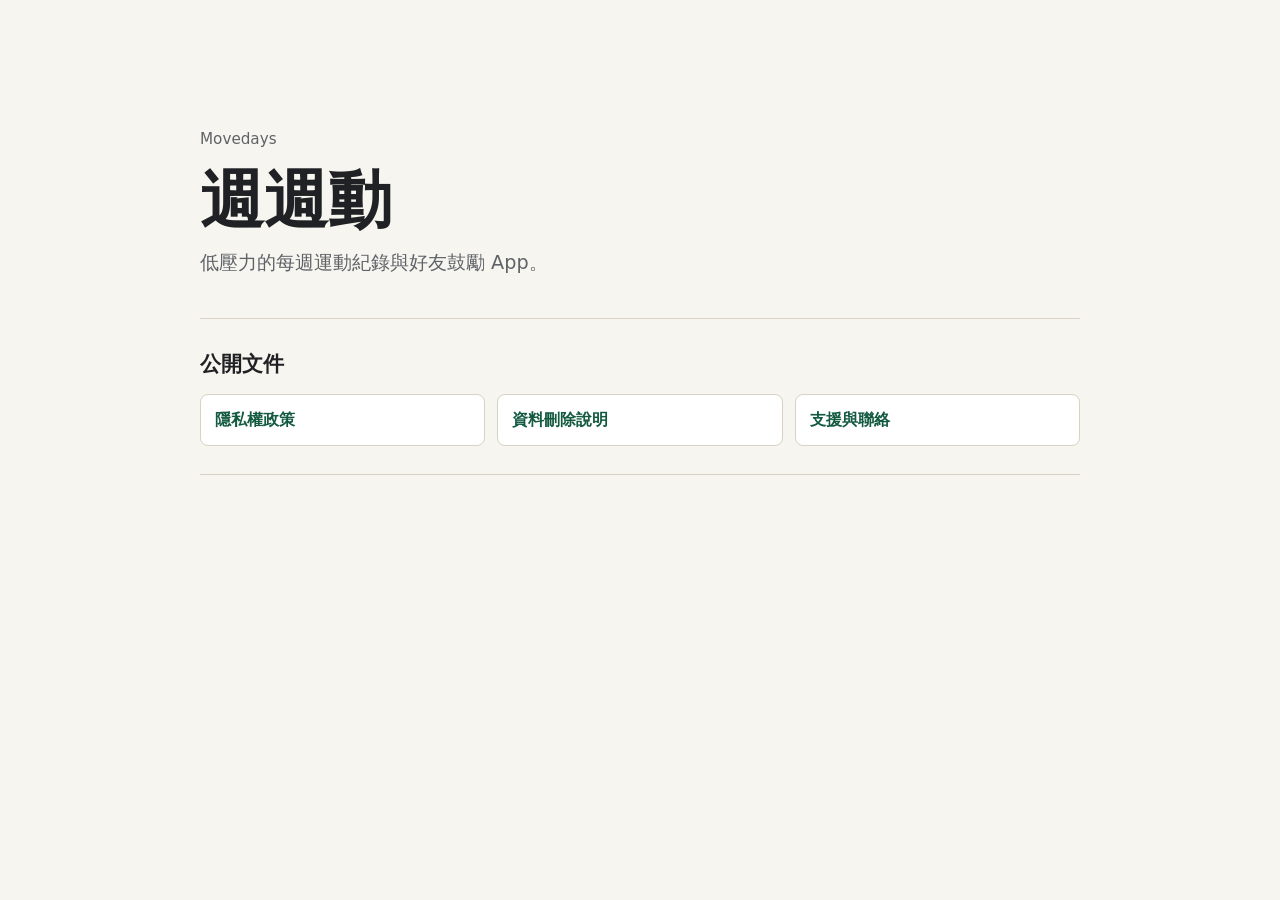
<file: index.html>
<!doctype html>
<html lang="zh-Hant">
  <head>
    <meta charset="utf-8">
    <meta name="viewport" content="width=device-width, initial-scale=1">
    <title>週週動 Movedays</title>
    <link rel="stylesheet" href="styles.css">
  </head>
  <body>
    <main class="page">
      <section class="hero">
        <p class="eyebrow">Movedays</p>
        <h1>週週動</h1>
        <p class="lead">低壓力的每週運動紀錄與好友鼓勵 App。</p>
      </section>

      <section class="section">
        <h2>公開文件</h2>
        <nav class="links" aria-label="Movedays public documents">
          <a href="privacy-policy.html">隱私權政策</a>
          <a href="data-deletion.html">資料刪除說明</a>
          <a href="support.html">支援與聯絡</a>
        </nav>
      </section>
    </main>
  </body>
</html>
</file>
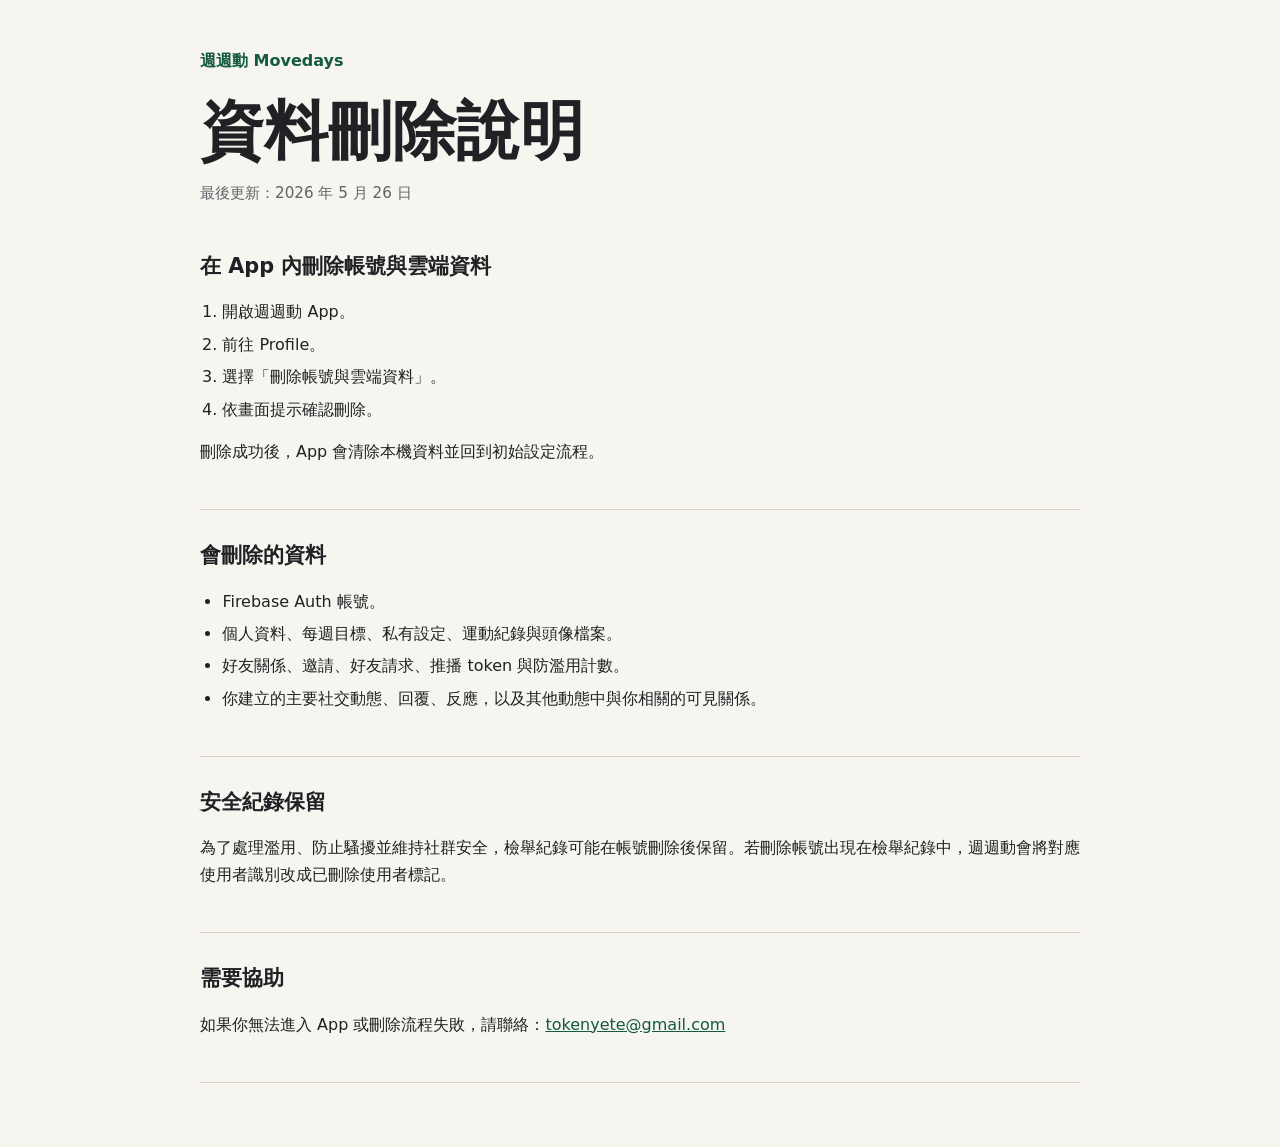
<file: data-deletion.html>
<!doctype html>
<html lang="zh-Hant">
  <head>
    <meta charset="utf-8">
    <meta name="viewport" content="width=device-width, initial-scale=1">
    <title>週週動 Movedays 資料刪除說明</title>
    <link rel="stylesheet" href="styles.css">
  </head>
  <body>
    <main class="page">
      <a class="back-link" href="index.html">週週動 Movedays</a>
      <h1>資料刪除說明</h1>
      <p class="meta">最後更新：2026 年 5 月 26 日</p>

      <section class="section">
        <h2>在 App 內刪除帳號與雲端資料</h2>
        <ol>
          <li>開啟週週動 App。</li>
          <li>前往 Profile。</li>
          <li>選擇「刪除帳號與雲端資料」。</li>
          <li>依畫面提示確認刪除。</li>
        </ol>
        <p>刪除成功後，App 會清除本機資料並回到初始設定流程。</p>
      </section>

      <section class="section">
        <h2>會刪除的資料</h2>
        <ul>
          <li>Firebase Auth 帳號。</li>
          <li>個人資料、每週目標、私有設定、運動紀錄與頭像檔案。</li>
          <li>好友關係、邀請、好友請求、推播 token 與防濫用計數。</li>
          <li>你建立的主要社交動態、回覆、反應，以及其他動態中與你相關的可見關係。</li>
        </ul>
      </section>

      <section class="section">
        <h2>安全紀錄保留</h2>
        <p>為了處理濫用、防止騷擾並維持社群安全，檢舉紀錄可能在帳號刪除後保留。若刪除帳號出現在檢舉紀錄中，週週動會將對應使用者識別改成已刪除使用者標記。</p>
      </section>

      <section class="section">
        <h2>需要協助</h2>
        <p>如果你無法進入 App 或刪除流程失敗，請聯絡：<a href="mailto:tokenyete@gmail.com">tokenyete@gmail.com</a></p>
      </section>
    </main>
  </body>
</html>
</file>
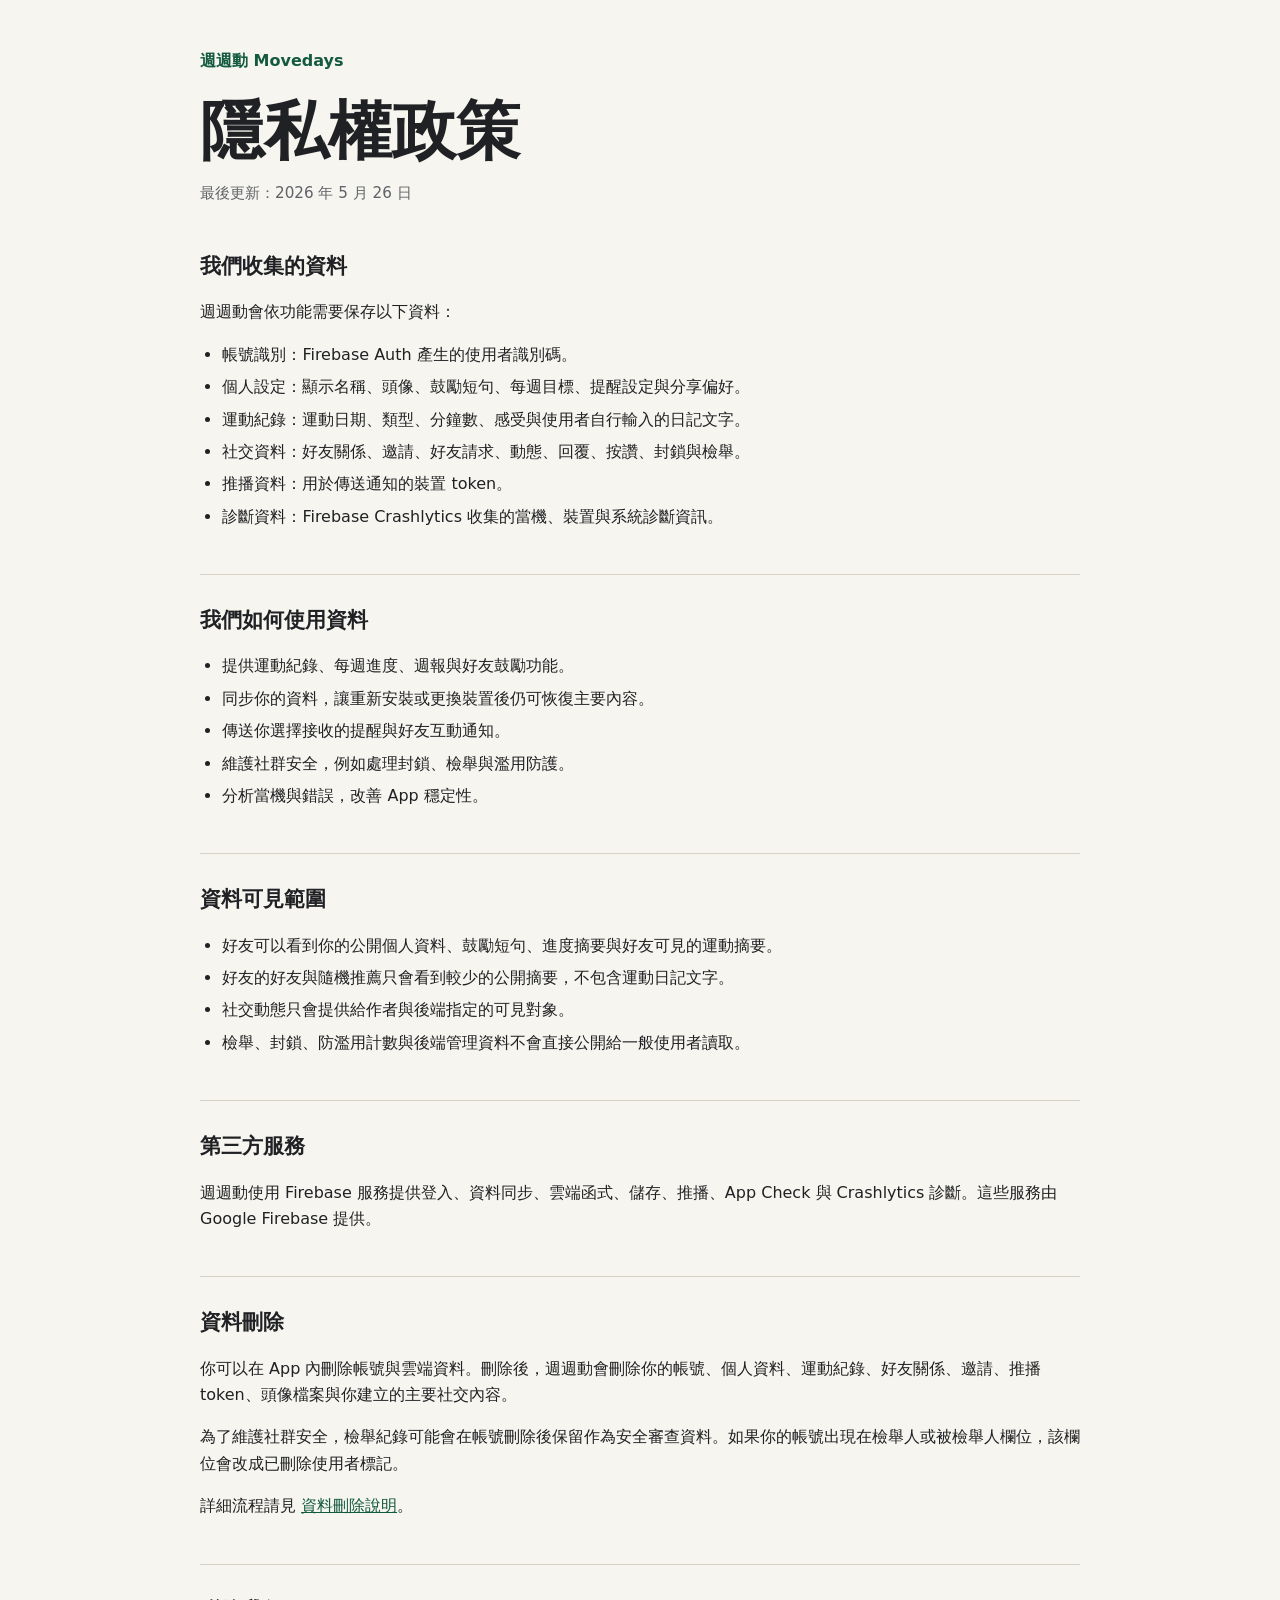
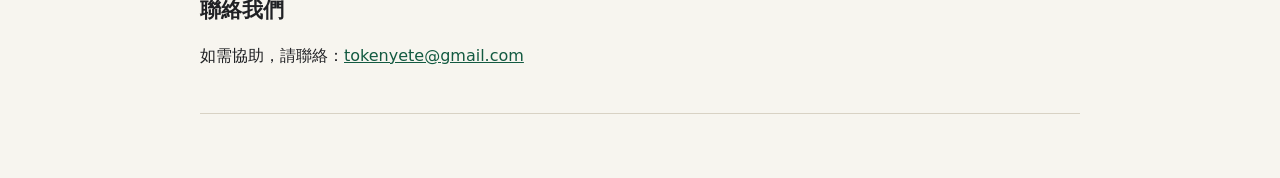
<file: privacy-policy.html>
<!doctype html>
<html lang="zh-Hant">
  <head>
    <meta charset="utf-8">
    <meta name="viewport" content="width=device-width, initial-scale=1">
    <title>週週動 Movedays 隱私權政策</title>
    <link rel="stylesheet" href="styles.css">
  </head>
  <body>
    <main class="page">
      <a class="back-link" href="index.html">週週動 Movedays</a>
      <h1>隱私權政策</h1>
      <p class="meta">最後更新：2026 年 5 月 26 日</p>

      <section class="section">
        <h2>我們收集的資料</h2>
        <p>週週動會依功能需要保存以下資料：</p>
        <ul>
          <li>帳號識別：Firebase Auth 產生的使用者識別碼。</li>
          <li>個人設定：顯示名稱、頭像、鼓勵短句、每週目標、提醒設定與分享偏好。</li>
          <li>運動紀錄：運動日期、類型、分鐘數、感受與使用者自行輸入的日記文字。</li>
          <li>社交資料：好友關係、邀請、好友請求、動態、回覆、按讚、封鎖與檢舉。</li>
          <li>推播資料：用於傳送通知的裝置 token。</li>
          <li>診斷資料：Firebase Crashlytics 收集的當機、裝置與系統診斷資訊。</li>
        </ul>
      </section>

      <section class="section">
        <h2>我們如何使用資料</h2>
        <ul>
          <li>提供運動紀錄、每週進度、週報與好友鼓勵功能。</li>
          <li>同步你的資料，讓重新安裝或更換裝置後仍可恢復主要內容。</li>
          <li>傳送你選擇接收的提醒與好友互動通知。</li>
          <li>維護社群安全，例如處理封鎖、檢舉與濫用防護。</li>
          <li>分析當機與錯誤，改善 App 穩定性。</li>
        </ul>
      </section>

      <section class="section">
        <h2>資料可見範圍</h2>
        <ul>
          <li>好友可以看到你的公開個人資料、鼓勵短句、進度摘要與好友可見的運動摘要。</li>
          <li>好友的好友與隨機推薦只會看到較少的公開摘要，不包含運動日記文字。</li>
          <li>社交動態只會提供給作者與後端指定的可見對象。</li>
          <li>檢舉、封鎖、防濫用計數與後端管理資料不會直接公開給一般使用者讀取。</li>
        </ul>
      </section>

      <section class="section">
        <h2>第三方服務</h2>
        <p>週週動使用 Firebase 服務提供登入、資料同步、雲端函式、儲存、推播、App Check 與 Crashlytics 診斷。這些服務由 Google Firebase 提供。</p>
      </section>

      <section class="section">
        <h2>資料刪除</h2>
        <p>你可以在 App 內刪除帳號與雲端資料。刪除後，週週動會刪除你的帳號、個人資料、運動紀錄、好友關係、邀請、推播 token、頭像檔案與你建立的主要社交內容。</p>
        <p>為了維護社群安全，檢舉紀錄可能會在帳號刪除後保留作為安全審查資料。如果你的帳號出現在檢舉人或被檢舉人欄位，該欄位會改成已刪除使用者標記。</p>
        <p>詳細流程請見 <a href="data-deletion.html">資料刪除說明</a>。</p>
      </section>

      <section class="section">
        <h2>聯絡我們</h2>
        <p>如需協助，請聯絡：<a href="mailto:tokenyete@gmail.com">tokenyete@gmail.com</a></p>
      </section>
    </main>
  </body>
</html>
</file>
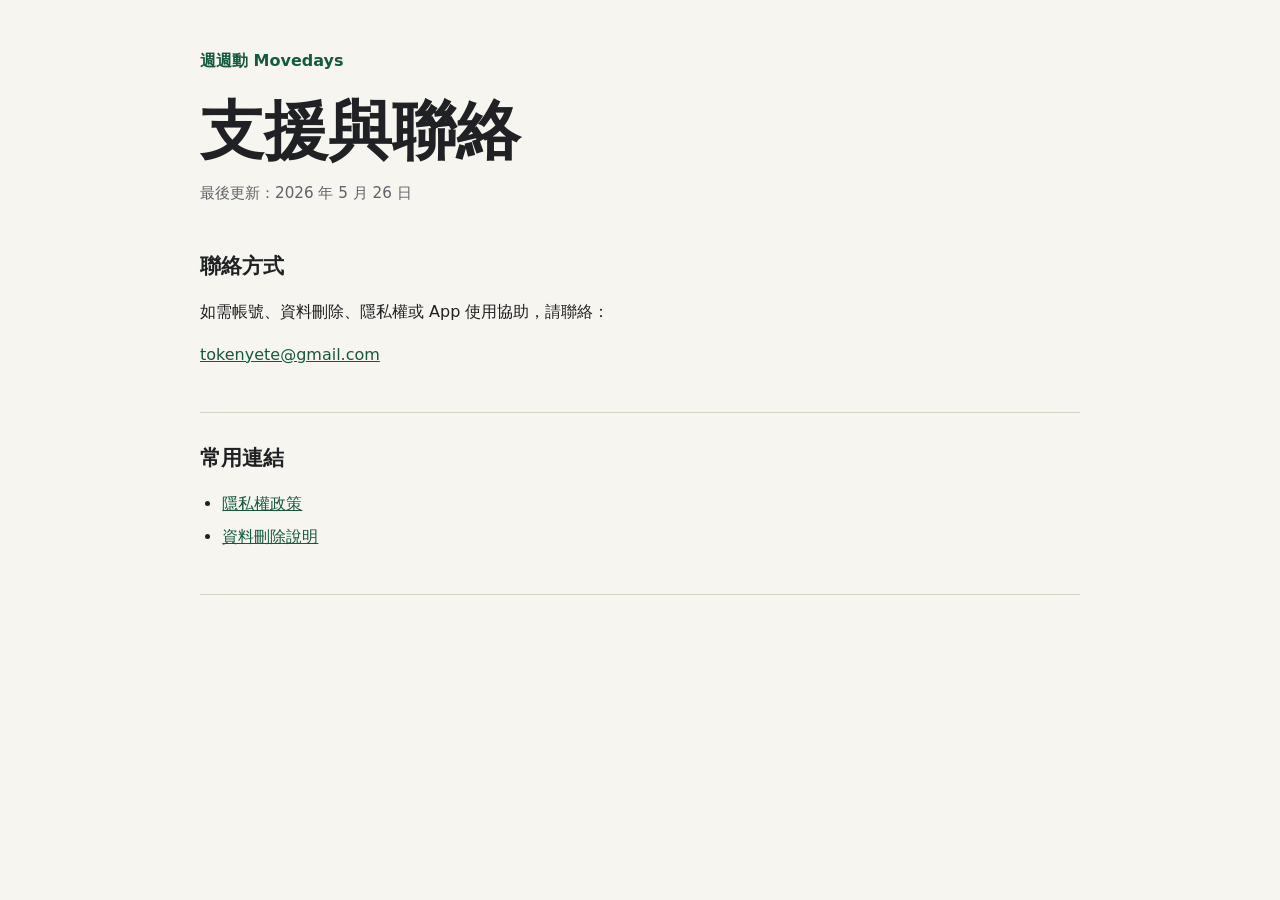
<file: support.html>
<!doctype html>
<html lang="zh-Hant">
  <head>
    <meta charset="utf-8">
    <meta name="viewport" content="width=device-width, initial-scale=1">
    <title>週週動 Movedays 支援</title>
    <link rel="stylesheet" href="styles.css">
  </head>
  <body>
    <main class="page">
      <a class="back-link" href="index.html">週週動 Movedays</a>
      <h1>支援與聯絡</h1>
      <p class="meta">最後更新：2026 年 5 月 26 日</p>

      <section class="section">
        <h2>聯絡方式</h2>
        <p>如需帳號、資料刪除、隱私權或 App 使用協助，請聯絡：</p>
        <p><a href="mailto:tokenyete@gmail.com">tokenyete@gmail.com</a></p>
      </section>

      <section class="section">
        <h2>常用連結</h2>
        <ul>
          <li><a href="privacy-policy.html">隱私權政策</a></li>
          <li><a href="data-deletion.html">資料刪除說明</a></li>
        </ul>
      </section>
    </main>
  </body>
</html>
</file>
<file: styles.css>
:root {
  color-scheme: light;
  --bg: #f7f5ef;
  --surface: #ffffff;
  --text: #202124;
  --muted: #5f6368;
  --border: #d8d2c4;
  --accent: #1f7a5a;
  --accent-dark: #135a41;
}

* {
  box-sizing: border-box;
}

body {
  margin: 0;
  background: var(--bg);
  color: var(--text);
  font-family: system-ui, -apple-system, BlinkMacSystemFont, "Segoe UI", sans-serif;
  line-height: 1.65;
}

a {
  color: var(--accent-dark);
}

.page {
  width: min(880px, calc(100% - 32px));
  margin: 0 auto;
  padding: 48px 0 64px;
}

.hero {
  padding: 64px 0 40px;
  border-bottom: 1px solid var(--border);
}

.eyebrow,
.meta {
  color: var(--muted);
  font-size: 0.95rem;
}

h1 {
  margin: 0 0 12px;
  font-size: clamp(2.4rem, 5vw, 4.5rem);
  line-height: 1.05;
  letter-spacing: 0;
}

h2 {
  margin: 0 0 12px;
  font-size: 1.3rem;
  letter-spacing: 0;
}

.lead {
  max-width: 680px;
  margin: 0;
  color: var(--muted);
  font-size: 1.2rem;
}

.section {
  padding: 28px 0;
  border-bottom: 1px solid var(--border);
}

.links {
  display: grid;
  grid-template-columns: repeat(auto-fit, minmax(180px, 1fr));
  gap: 12px;
}

.links a {
  display: block;
  min-height: 48px;
  padding: 12px 14px;
  border: 1px solid var(--border);
  border-radius: 8px;
  background: var(--surface);
  text-decoration: none;
  font-weight: 650;
}

.back-link {
  display: inline-block;
  margin-bottom: 24px;
  text-decoration: none;
  font-weight: 650;
}

ul,
ol {
  padding-left: 1.4rem;
}

li + li {
  margin-top: 6px;
}
</file>
